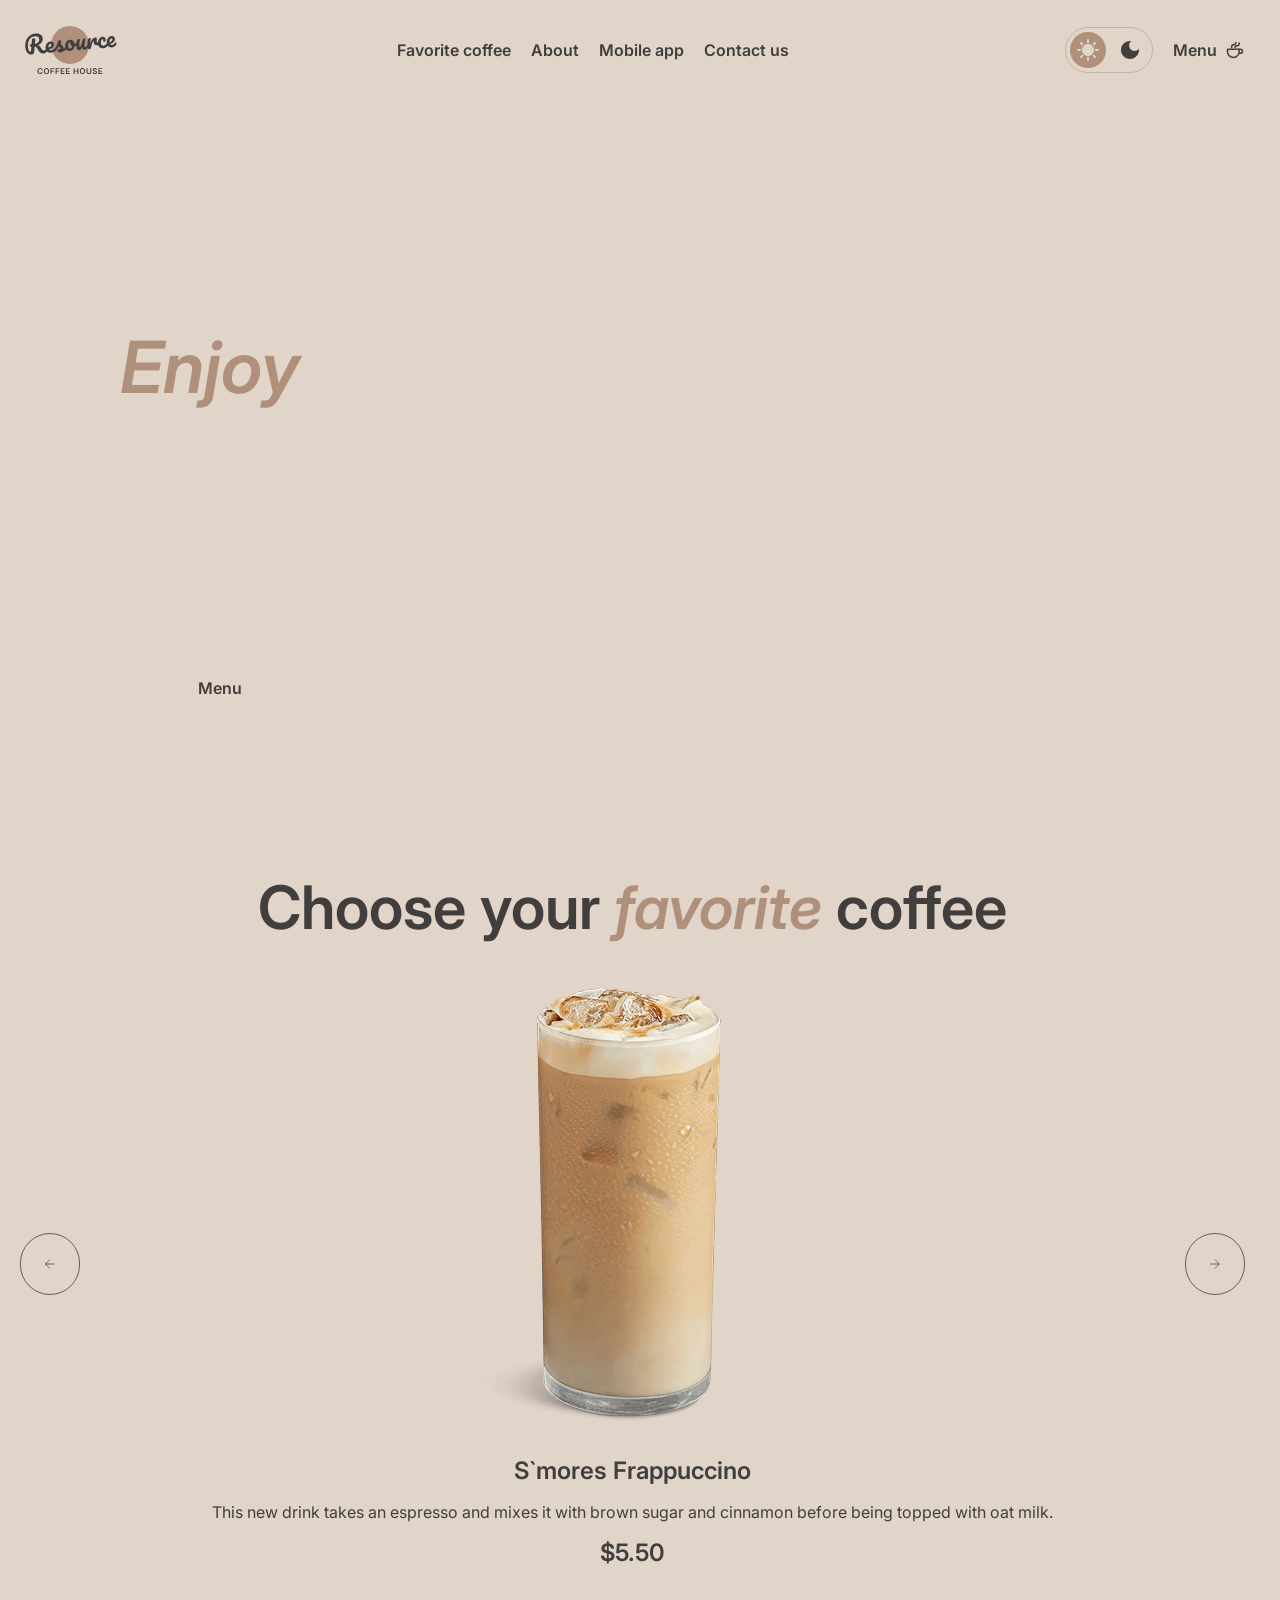
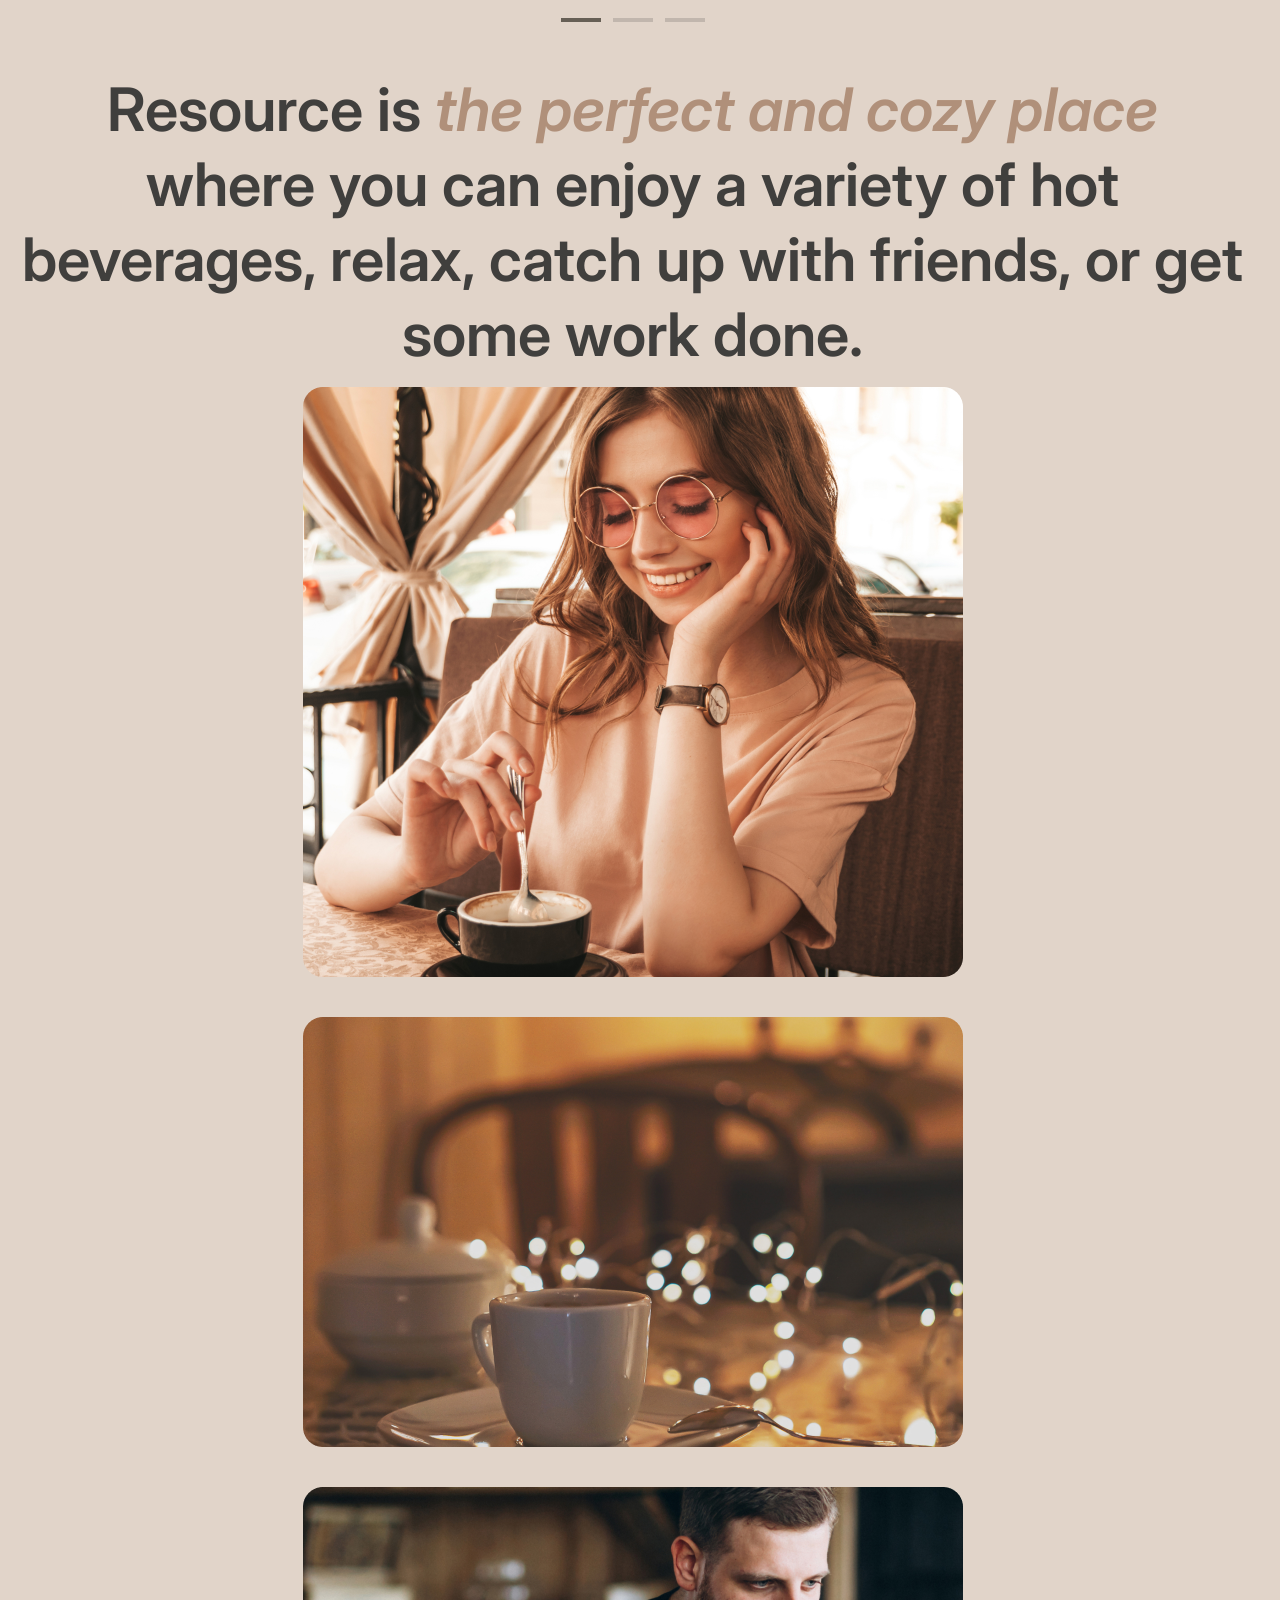
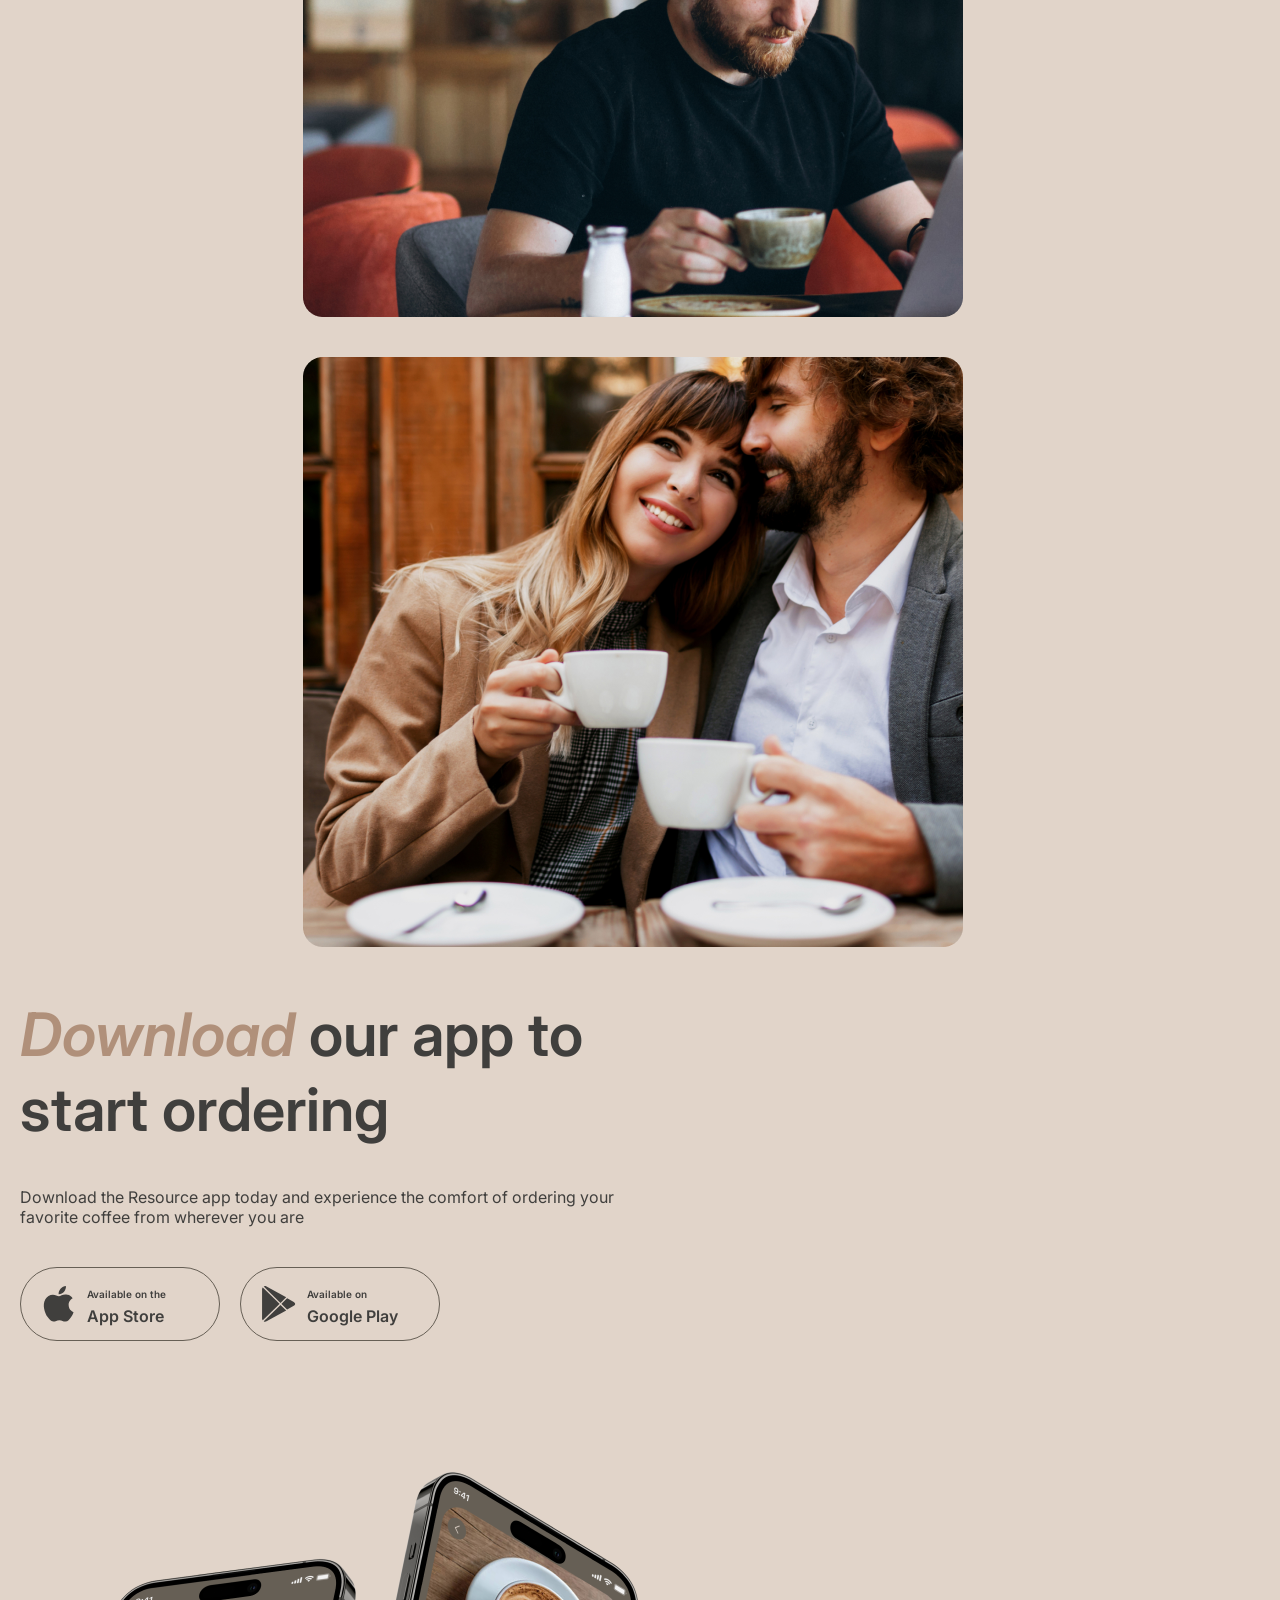
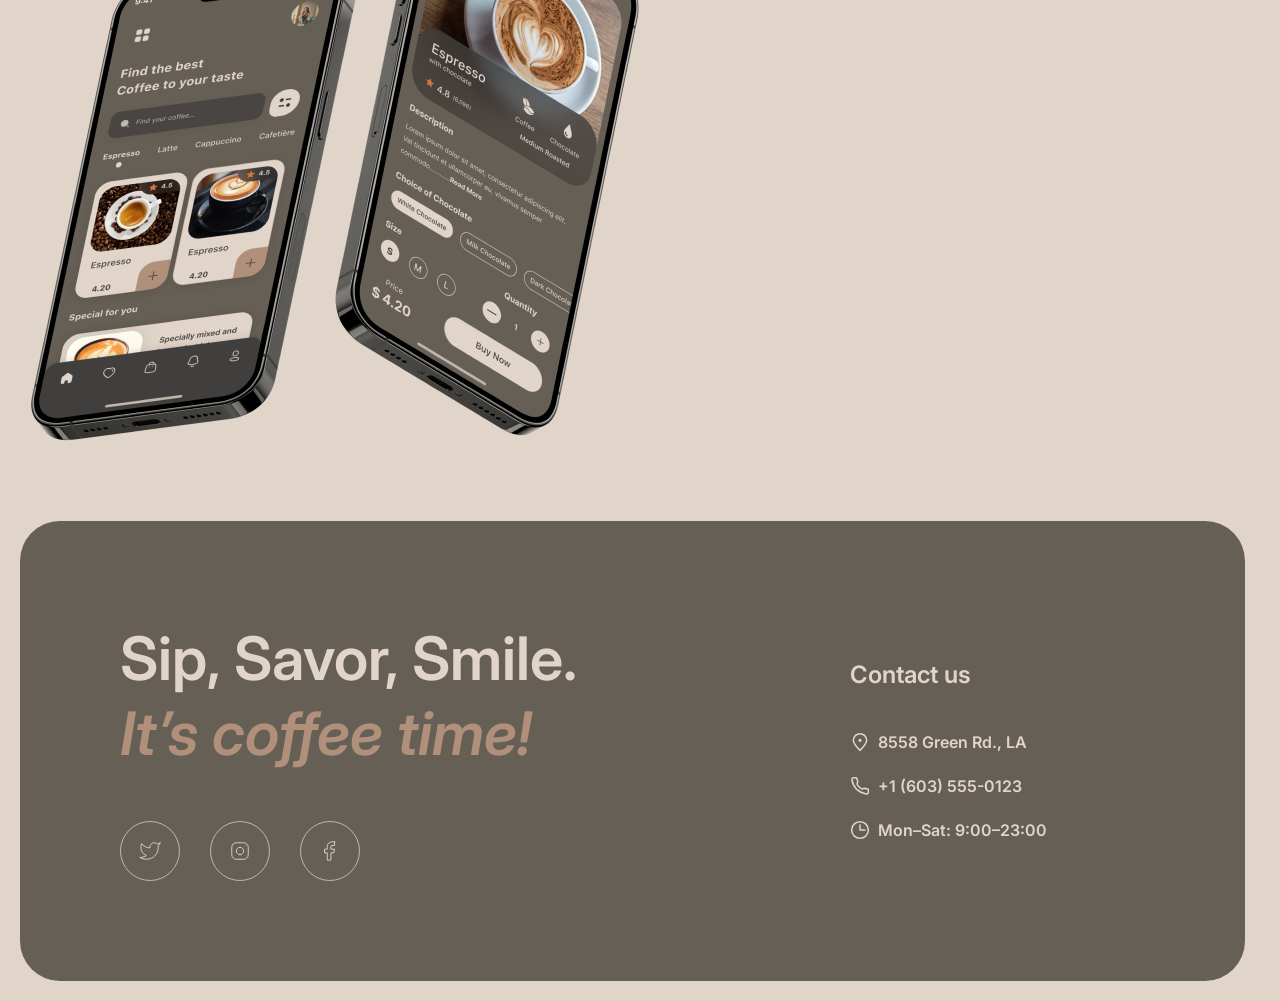
<file: index.html>
<!doctype html>
<html lang="en">
  <head>
    <meta charset="UTF-8" />
    <meta name="viewport" content="width=device-width, initial-scale=1.0" />
    <link rel="icon" type="image/svg+xml" href="favicon.svg" />
    <link rel="stylesheet" href="style.css" />
    <link rel="preconnect" href="https://fonts.googleapis.com" />
    <link rel="preconnect" href="https://fonts.gstatic.com" crossorigin />
    <link
      href="https://fonts.googleapis.com/css2?family=Inter:ital,opsz,wght@0,14..32,100..900;1,14..32,100..900&display=swap"
      rel="stylesheet"
    />
    <title>Coffee House</title>
  </head>
  <body>
    <div class="wrapper">
      <header>
        <div class="header-wrapper">
          <a class="logo" href="./index.html"></a>
          <nav>
            <ul>
              <li>
                <a class="link nav-link" href="#favorite-coffee"
                  >Favorite coffee</a
                >
              </li>
              <li><a class="link nav-link" href="#about">About</a></li>
              <li>
                <a class="link nav-link" href="#mobile-app">Mobile app</a>
              </li>
              <li>
                <a class="link nav-link" href="#contact-us">Contact us</a>
              </li>
            </ul>
          </nav>
          <button id="toggle-theme-btn" class="light-mode-switch">
            <span class="mode-btn light-mode">
              <svg
                class="svg light-img"
                width="22"
                height="22"
                viewBox="0 0 22 22"
                xmlns="http://www.w3.org/2000/svg"
              >
                <path
                  d="M10 3V1C10 0.45 10.45 0 11 0C11.55 0 12 0.45 12 1V3C12 3.55 11.55 4 11 4C10.45 4 10 3.55 10 3ZM17.36 6.05L18.77 4.63C19.16 4.24 19.16 3.61 18.77 3.22C18.38 2.83 17.75 2.83 17.36 3.22L15.95 4.64C15.56 5.03 15.56 5.66 15.95 6.05C16.34 6.44 16.97 6.44 17.36 6.05ZM21 10H19C18.45 10 18 10.45 18 11C18 11.55 18.45 12 19 12H21C21.55 12 22 11.55 22 11C22 10.45 21.55 10 21 10ZM11 18C10.45 18 10 18.45 10 19V21C10 21.55 10.45 22 11 22C11.55 22 12 21.55 12 21V19C12 18.45 11.55 18 11 18ZM4.64 6.05L3.22 4.64C2.83 4.25 2.83 3.61 3.22 3.23C3.61 2.85 4.25 2.84 4.63 3.23L6.04 4.64C6.43 5.03 6.43 5.67 6.04 6.05C5.65 6.43 5.02 6.44 4.64 6.05ZM15.95 15.95C15.56 16.34 15.56 16.98 15.95 17.36L17.36 18.77C17.75 19.16 18.39 19.16 18.77 18.77C19.16 18.38 19.16 17.74 18.77 17.36L17.36 15.95C16.98 15.56 16.34 15.56 15.95 15.95ZM1 12H3C3.55 12 4 11.55 4 11C4 10.45 3.55 10 3 10H1C0.45 10 0 10.45 0 11C0 11.55 0.45 12 1 12ZM4.64 18.78L6.05 17.37C6.44 16.98 6.44 16.34 6.05 15.96C5.66 15.58 5.02 15.57 4.64 15.96L3.23 17.37C2.84 17.76 2.84 18.4 3.23 18.78C3.61 19.17 4.25 19.17 4.64 18.78ZM11 5C7.69 5 5 7.69 5 11C5 14.31 7.69 17 11 17C14.31 17 17 14.31 17 11C17 7.69 14.31 5 11 5Z"
                />
              </svg>
            </span>
            <span class="mode-btn dark-mode">
              <svg
                class="svg moon-img"
                width="18"
                height="18"
                viewBox="0 0 18 18"
                fill="none"
                xmlns="http://www.w3.org/2000/svg"
              >
                <path
                  d="M9 0C4.03 0 0 4.03 0 9C0 13.97 4.03 18 9 18C13.97 18 18 13.97 18 9C18 8.54 17.96 8.08 17.9 7.64C16.92 9.01 15.32 9.9 13.5 9.9C10.52 9.9 8.1 7.48 8.1 4.5C8.1 2.69 8.99 1.08 10.36 0.0999999C9.92 0.0399999 9.46 0 9 0Z"
                />
              </svg>
            </span>
          </button>
          <div class="menu-item">
            <a class="link menu-link" href="./menu.html">
              <span>Menu</span>
              <svg
                class="svg-stroke menu-item-icon"
                width="20"
                height="20"
                viewBox="0 0 20 20"
                fill="none"
                xmlns="http://www.w3.org/2000/svg"
              >
                <path
                  d="M14.167 9.76667V11.6667C14.167 14.8883 11.5553 17.5 8.33366 17.5C5.112 17.5 2.50033 14.8883 2.50033 11.6667V9.76667C2.50033 9.4353 2.76896 9.16667 3.10033 9.16667H13.567C13.8984 9.16667 14.167 9.4353 14.167 9.76667Z"
                  stroke-width="1.5"
                  stroke-linecap="round"
                  stroke-linejoin="round"
                />
                <path
                  d="M10.0003 7.50008C10.0003 6.66675 10.5956 5.83341 11.786 5.83341C13.101 5.83341 14.167 4.76743 14.167 3.45246V2.91675"
                  stroke-width="1.5"
                  stroke-linecap="round"
                  stroke-linejoin="round"
                />
                <path
                  d="M6.66634 7.5V7.08333C6.66634 5.70262 7.78563 4.58333 9.16634 4.58333C10.0868 4.58333 10.833 3.83714 10.833 2.91667V2.5"
                  stroke-width="1.5"
                  stroke-linecap="round"
                  stroke-linejoin="round"
                />
                <path
                  d="M13.333 9.16675H15.4163C16.5669 9.16675 17.4997 10.0995 17.4997 11.2501C17.4997 12.4007 16.5669 13.3334 15.4163 13.3334H14.1663"
                  stroke-width="1.5"
                  stroke-linecap="round"
                  stroke-linejoin="round"
                />
              </svg>
            </a>
          </div>
          <button id="burger-btn">
            <svg
              id="burger-icon"
              class="svg-stroke burger-menu-img"
              width="18"
              height="10"
              viewBox="0 0 18 10"
              fill="none"
              xmlns="http://www.w3.org/2000/svg"
            >
              <path
                d="M0.75 0.75H16.75"
                stroke-width="1.5"
                stroke-linecap="round"
                stroke-linejoin="round"
              />
              <path
                d="M0.75 8.75H16.75"
                stroke-width="1.5"
                stroke-linecap="round"
                stroke-linejoin="round"
              />
            </svg>
          </button>
        </div>
        <div class="burger-menu inactive">
          <nav>
            <ul>
              <li>
                <a class="link nav-link" href="#favorite-coffee"
                  >Favorite coffee</a
                >
              </li>
              <li><a class="link nav-link" href="#about">About</a></li>
              <li>
                <a class="link nav-link" href="#mobile-app">Mobile app</a>
              </li>
              <li>
                <a class="link nav-link" href="#contact-us">Contact us</a>
              </li>
            </ul>
          </nav>
          <div class="menu-item">
            <a class="link menu-link" href="./menu.html">
              <span>Menu</span>
              <svg
                class="svg-stroke menu-item-icon"
                width="20"
                height="20"
                viewBox="0 0 20 20"
                fill="none"
                xmlns="http://www.w3.org/2000/svg"
              >
                <path
                  d="M14.167 9.76667V11.6667C14.167 14.8883 11.5553 17.5 8.33366 17.5C5.112 17.5 2.50033 14.8883 2.50033 11.6667V9.76667C2.50033 9.4353 2.76896 9.16667 3.10033 9.16667H13.567C13.8984 9.16667 14.167 9.4353 14.167 9.76667Z"
                  stroke-width="1.5"
                  stroke-linecap="round"
                  stroke-linejoin="round"
                />
                <path
                  d="M10.0003 7.50008C10.0003 6.66675 10.5956 5.83341 11.786 5.83341C13.101 5.83341 14.167 4.76743 14.167 3.45246V2.91675"
                  stroke-width="1.5"
                  stroke-linecap="round"
                  stroke-linejoin="round"
                />
                <path
                  d="M6.66634 7.5V7.08333C6.66634 5.70262 7.78563 4.58333 9.16634 4.58333C10.0868 4.58333 10.833 3.83714 10.833 2.91667V2.5"
                  stroke-width="1.5"
                  stroke-linecap="round"
                  stroke-linejoin="round"
                />
                <path
                  d="M13.333 9.16675H15.4163C16.5669 9.16675 17.4997 10.0995 17.4997 11.2501C17.4997 12.4007 16.5669 13.3334 15.4163 13.3334H14.1663"
                  stroke-width="1.5"
                  stroke-linecap="round"
                  stroke-linejoin="round"
                />
              </svg>
            </a>
          </div>
        </div>
      </header>
      <main>
        <section class="hero-section">
          <video class="hero-video" autoplay muted loop width="100">
            <source src="./assets/videos/hero-video.mp4" type="video/mp4" />
          </video>
          <div class="hero-content">
            <h1 class="heading-1">
              <span class="accent">Enjoy</span> premium coffee at our charming
              cafe
            </h1>
            <p>
              With its inviting atmosphere and delicious coffee options, the
              Coffee House Resource is a popular destination for coffee lovers
              and those seeking a warm and inviting space to enjoy their
              favorite beverage.
            </p>
            <a class="link hero-link" href="./menu.html">
              <span>Menu</span>
              <svg
                class="svg-stroke hero-link-icon"
                width="20"
                height="20"
                viewBox="0 0 20 20"
                fill="none"
                xmlns="http://www.w3.org/2000/svg"
              >
                <path
                  d="M14.167 9.76667V11.6667C14.167 14.8883 11.5553 17.5 8.33366 17.5C5.112 17.5 2.50033 14.8883 2.50033 11.6667V9.76667C2.50033 9.4353 2.76896 9.16667 3.10033 9.16667H13.567C13.8984 9.16667 14.167 9.4353 14.167 9.76667Z"
                  stroke-width="1.5"
                  stroke-linecap="round"
                  stroke-linejoin="round"
                />
                <path
                  d="M10.0003 7.50008C10.0003 6.66675 10.5956 5.83341 11.786 5.83341C13.101 5.83341 14.167 4.76743 14.167 3.45246V2.91675"
                  stroke-width="1.5"
                  stroke-linecap="round"
                  stroke-linejoin="round"
                />
                <path
                  d="M6.66634 7.5V7.08333C6.66634 5.70262 7.78563 4.58333 9.16634 4.58333C10.0868 4.58333 10.833 3.83714 10.833 2.91667V2.5"
                  stroke-width="1.5"
                  stroke-linecap="round"
                  stroke-linejoin="round"
                />
                <path
                  d="M13.333 9.16675H15.4163C16.5669 9.16675 17.4997 10.0995 17.4997 11.2501C17.4997 12.4007 16.5669 13.3334 15.4163 13.3334H14.1663"
                  stroke-width="1.5"
                  stroke-linecap="round"
                  stroke-linejoin="round"
                />
              </svg>
            </a>
          </div>
        </section>
        <section id="favorite-coffee">
          <h2 class="heading-2">
            Choose your <span class="accent">favorite</span> coffee
          </h2>
          <div class="slider-container">
            <div class="slider">
              <div>
                <button class="button slider-btn slider-prev-btn">
                  <svg
                    class="svg-stroke slider-arrow-img"
                    width="14"
                    height="13"
                    viewBox="0 0 14 13"
                    fill="none"
                    xmlns="http://www.w3.org/2000/svg"
                  >
                    <path
                      d="M13 6.5H0.5M6.5 12.5L0.5 6.5L6.5 0.5"
                      stroke-linecap="round"
                      stroke-linejoin="round"
                    />
                  </svg>
                </button>
              </div>
              <div id="slide" class="slide">
                <img id="slide-img" alt="Slider-product" />
                <h3 id="slide-title" class="heading-3"></h3>
                <p id="slide-description"></p>
                <h3 id="slide-price" class="heading-3"></h3>
              </div>
              <div class="slider-btn-container">
                <button class="button slider-btn slider-next-btn">
                  <svg
                    class="svg-stroke slider-arrow-img"
                    width="14"
                    height="13"
                    viewBox="0 0 14 13"
                    fill="none"
                    xmlns="http://www.w3.org/2000/svg"
                  >
                    <path
                      d="M0.5 6.5H13M7 12.5L13 6.5L7 0.5"
                      stroke-linecap="round"
                      stroke-linejoin="round"
                    />
                  </svg>
                </button>
              </div>
            </div>
            <div class="slider-pagination"></div>
          </div>
        </section>
        <section id="about">
          <h2 class="heading-2">
            Resource is <span class="accent">the perfect and cozy place</span>
            where you can enjoy a variety of hot beverages, relax, catch up with
            friends, or get some work done.
          </h2>
          <div class="about-img-container">
            <img
              class="about-img"
              src="./assets/images/box-1.png"
              alt="Satisfied-customer"
            />
            <img
              class="about-img"
              src="./assets/images/box-2.png"
              alt="Busy-client"
            />
            <img
              class="about-img"
              src="./assets/images/box-3.png"
              alt="Evening-atmosphere"
            />
            <img
              class="about-img"
              src="./assets/images/box-4.png"
              alt="A-couple-in-love-with-coffee"
            />
          </div>
        </section>
        <section id="mobile-app" class="download-section">
          <div class="download-content">
            <div class="download-container">
              <h2 class="heading-2">
                <span class="accent">Download</span> our app to start ordering
              </h2>
              <p>
                Download the Resource app today and experience the comfort of
                ordering your favorite coffee from wherever you are
              </p>
              <ul class="download-link-list">
                <li class="download-link-item">
                  <a
                    class="link download-link"
                    href="https://www.apple.com"
                    target="_blank"
                  >
                    <svg
                      class="svg download-link-icon"
                      width="27"
                      height="32"
                      viewBox="0 0 27 32"
                      fill="none"
                      xmlns="http://www.w3.org/2000/svg"
                    >
                      <path
                        d="M22.0578 16.8306C22.021 12.8323 25.4156 10.8871 25.5708 10.7966C23.6483 8.06361 20.6684 7.69021 19.6213 7.66043C17.1185 7.40364 14.6909 9.12057 13.4159 9.12057C12.1156 9.12057 10.1523 7.68524 8.03638 7.72742C5.31352 7.76836 2.76624 9.30541 1.36919 11.6922C-1.51399 16.5589 0.636305 23.7107 3.39861 27.6446C4.7804 29.5711 6.39503 31.7223 8.50843 31.6466C10.576 31.5635 11.3483 30.3614 13.8435 30.3614C16.3157 30.3614 17.0409 31.6466 19.1963 31.5982C21.4153 31.5635 22.8124 29.6629 24.1458 27.719C25.7426 25.5108 26.3839 23.3361 26.4093 23.2245C26.3572 23.2071 22.0998 21.6229 22.0578 16.8306Z"
                      />
                      <path
                        d="M17.9863 5.07263C19.0983 3.71671 19.8592 1.872 19.648 0C18.0384 0.0694711 16.0256 1.08549 14.8664 2.41164C13.8409 3.58025 12.9248 5.49566 13.1615 7.29695C14.9695 7.42845 16.8259 6.40747 17.9863 5.07263Z"
                      />
                    </svg>

                    <div>
                      <span class="caption">Available on the<br /></span>
                      <p>App Store</p>
                    </div>
                  </a>
                </li>
                <li class="download-link-item">
                  <a
                    class="link download-link"
                    href="https://play.google.com"
                    target="_blank"
                  >
                    <svg
                      class="svg download-link-icon"
                      width="31"
                      height="33"
                      viewBox="0 0 31 33"
                      fill="none"
                      xmlns="http://www.w3.org/2000/svg"
                    >
                      <path
                        d="M0.572202 1.40292C0.209755 1.77285 0 2.34879 0 3.09466V29.6994C0 30.4452 0.209755 31.0212 0.572202 31.3911L0.661658 31.4723L15.9523 16.5699V16.2181L0.661658 1.31571L0.572202 1.40292Z"
                      />
                      <path
                        d="M22.894 21.5399L17.8027 16.57V16.2181L22.9001 11.2481L23.0143 11.3128L29.0509 14.6617C30.7737 15.6121 30.7737 17.176 29.0509 18.1324L23.0143 21.4753L22.894 21.5399V21.5399Z"
                      />
                      <path
                        d="M22.0897 22.4007L16.8781 17.3195L1.49805 32.3166C2.07025 32.903 3.00336 32.9737 4.06448 32.3872L22.0897 22.4007"
                      />
                      <path
                        d="M22.0897 10.3875L4.06448 0.400992C3.00336 -0.179462 2.07025 -0.108787 1.49805 0.477683L16.8781 15.4688L22.0897 10.3875Z"
                      />
                    </svg>

                    <div>
                      <span class="caption">Available on<br /></span>
                      <p>Google Play</p>
                    </div>
                  </a>
                </li>
              </ul>
            </div>
            <img
              class="download-img"
              src="./assets/images/mobile-screens.png"
              alt="App-on-mobile"
            />
          </div>
        </section>
      </main>
      <footer id="contact-us">
        <div class="slogan-link-container">
          <div class="slogan">
            <h2 class="heading-2">
              Sip, Savor, Smile.<br />
              <span class="accent">It’s coffee time!</span>
            </h2>
          </div>
          <div>
            <ul class="social-link-list">
              <li class="social-link-item">
                <a class="social-link" href="https://x.com" target="_blank">
                  <svg
                    class="svg-stroke social-link-img"
                    width="24"
                    height="24"
                    viewBox="0 0 24 24"
                    fill="none"
                    xmlns="http://www.w3.org/2000/svg"
                  >
                    <path
                      d="M23 3.01006C23 3.01006 20.9821 4.20217 19.86 4.54006C19.2577 3.84757 18.4573 3.35675 17.567 3.13398C16.6767 2.91122 15.7395 2.96725 14.8821 3.29451C14.0247 3.62177 13.2884 4.20446 12.773 4.96377C12.2575 5.72309 11.9877 6.62239 12 7.54006V8.54006C10.2426 8.58562 8.50127 8.19587 6.93101 7.4055C5.36074 6.61513 4.01032 5.44869 3 4.01006C3 4.01006 -1 13.0101 8 17.0101C5.94053 18.408 3.48716 19.109 1 19.0101C10 24.0101 21 19.0101 21 7.51006C20.9991 7.23151 20.9723 6.95365 20.92 6.68006C21.9406 5.67355 23 3.01006 23 3.01006Z"
                      stroke-linecap="round"
                      stroke-linejoin="round"
                    />
                  </svg>
                </a>
              </li>
              <li class="social-link-item">
                <a
                  class="social-link"
                  href="https://www.instagram.com"
                  target="_blank"
                >
                  <svg
                    class="svg-stroke social-link-img"
                    width="24"
                    height="24"
                    viewBox="0 0 24 24"
                    fill="none"
                    xmlns="http://www.w3.org/2000/svg"
                  >
                    <path
                      d="M12 16C14.2091 16 16 14.2091 16 12C16 9.79086 14.2091 8 12 8C9.79086 8 8 9.79086 8 12C8 14.2091 9.79086 16 12 16Z"
                      stroke-linecap="round"
                      stroke-linejoin="round"
                    />
                    <path
                      d="M3 16V8C3 5.23858 5.23858 3 8 3H16C18.7614 3 21 5.23858 21 8V16C21 18.7614 18.7614 21 16 21H8C5.23858 21 3 18.7614 3 16Z"
                    />
                    <path
                      d="M17.5 6.51L17.51 6.49889"
                      stroke-linecap="round"
                      stroke-linejoin="round"
                    />
                  </svg>
                </a>
              </li>
              <li class="social-link-item">
                <a
                  class="social-link"
                  href="https://www.facebook.com"
                  target="_blank"
                >
                  <svg
                    class="svg-stroke social-link-img"
                    width="24"
                    height="24"
                    viewBox="0 0 24 24"
                    fill="none"
                    xmlns="http://www.w3.org/2000/svg"
                  >
                    <path
                      d="M17 2H14C12.6739 2 11.4021 2.52678 10.4645 3.46447C9.52678 4.40215 9 5.67392 9 7V10H6V14H9V22H13V14H16L17 10H13V7C13 6.73478 13.1054 6.48043 13.2929 6.29289C13.4804 6.10536 13.7348 6 14 6H17V2Z"
                      stroke-linecap="round"
                      stroke-linejoin="round"
                    />
                  </svg>
                </a>
              </li>
            </ul>
          </div>
        </div>
        <div class="contacts">
          <h3 class="contacts-header heading-3">Contact us</h3>
          <ul class="contact-list">
            <li class="contact-item">
              <a
                class="link contact-item contact-link"
                href="https://www.google.com/maps"
                target="_blank"
              >
                <svg
                  class="svg-stroke contact-item-icon"
                  width="20"
                  height="20"
                  viewBox="0 0 20 20"
                  fill="none"
                  xmlns="http://www.w3.org/2000/svg"
                >
                  <path
                    d="M16.6663 8.33329C16.6663 12.0152 9.99967 18.3333 9.99967 18.3333C9.99967 18.3333 3.33301 12.0152 3.33301 8.33329C3.33301 4.65139 6.31778 1.66663 9.99967 1.66663C13.6816 1.66663 16.6663 4.65139 16.6663 8.33329Z"
                    stroke-width="1.5"
                  />
                  <path
                    d="M10.0003 9.16667C10.4606 9.16667 10.8337 8.79357 10.8337 8.33333C10.8337 7.8731 10.4606 7.5 10.0003 7.5C9.54009 7.5 9.16699 7.8731 9.16699 8.33333C9.16699 8.79357 9.54009 9.16667 10.0003 9.16667Z"
                    fill="#E1D4C9"
                    stroke-width="1.5"
                    stroke-linecap="round"
                    stroke-linejoin="round"
                  />
                </svg>

                <p>8558 Green Rd., LA</p>
              </a>
            </li>
            <li>
              <a
                class="link contact-item contact-link"
                href="tel:+1 (603) 555-0123"
              >
                <svg
                  class="svg-stroke contact-item-icon"
                  width="20"
                  height="20"
                  viewBox="0 0 20 20"
                  fill="none"
                  xmlns="http://www.w3.org/2000/svg"
                >
                  <path
                    d="M15.0984 12.2516L11.6665 12.9166C9.34845 11.7531 7.91654 10.4166 7.08321 8.33329L7.72483 4.89154L6.51197 1.66663L3.72946 1.66663C2.60191 1.66663 1.71466 2.59958 1.90108 3.71161C2.29888 6.08454 3.37231 10.0391 6.24987 12.9166C9.27338 15.9401 13.5661 17.3318 16.1378 17.9288C17.299 18.1983 18.3332 17.2908 18.3332 16.0988L18.3332 13.4843L15.0984 12.2516Z"
                    stroke-width="1.5"
                    stroke-linecap="round"
                    stroke-linejoin="round"
                  />
                </svg>
                <p>+1 (603) 555-0123</p>
              </a>
            </li>
            <li class="link contact-item">
              <svg
                class="svg-stroke contact-item-icon"
                width="20"
                height="20"
                viewBox="0 0 20 20"
                fill="none"
                xmlns="http://www.w3.org/2000/svg"
              >
                <g clip-path="url(#clip0_217_1736)">
                  <path
                    d="M10 5L10 10L15 10"
                    stroke="#E1D4C9"
                    stroke-width="1.5"
                    stroke-linecap="round"
                    stroke-linejoin="round"
                  />
                  <path
                    d="M10.0003 18.3333C14.6027 18.3333 18.3337 14.6023 18.3337 9.99996C18.3337 5.39759 14.6027 1.66663 10.0003 1.66663C5.39795 1.66663 1.66699 5.39759 1.66699 9.99996C1.66699 14.6023 5.39795 18.3333 10.0003 18.3333Z"
                    stroke="#E1D4C9"
                    stroke-width="1.5"
                    stroke-linecap="round"
                    stroke-linejoin="round"
                  />
                </g>
                <defs>
                  <clipPath id="clip0_217_1736">
                    <rect width="20" height="20" fill="white" />
                  </clipPath>
                </defs>
              </svg>

              <p>Mon–Sat: 9:00–23:00</p>
            </li>
          </ul>
        </div>
      </footer>
    </div>
    <script src="./script.js"></script>
    <script type="module" src="./main.js"></script>
  </body>
</html>
</file>
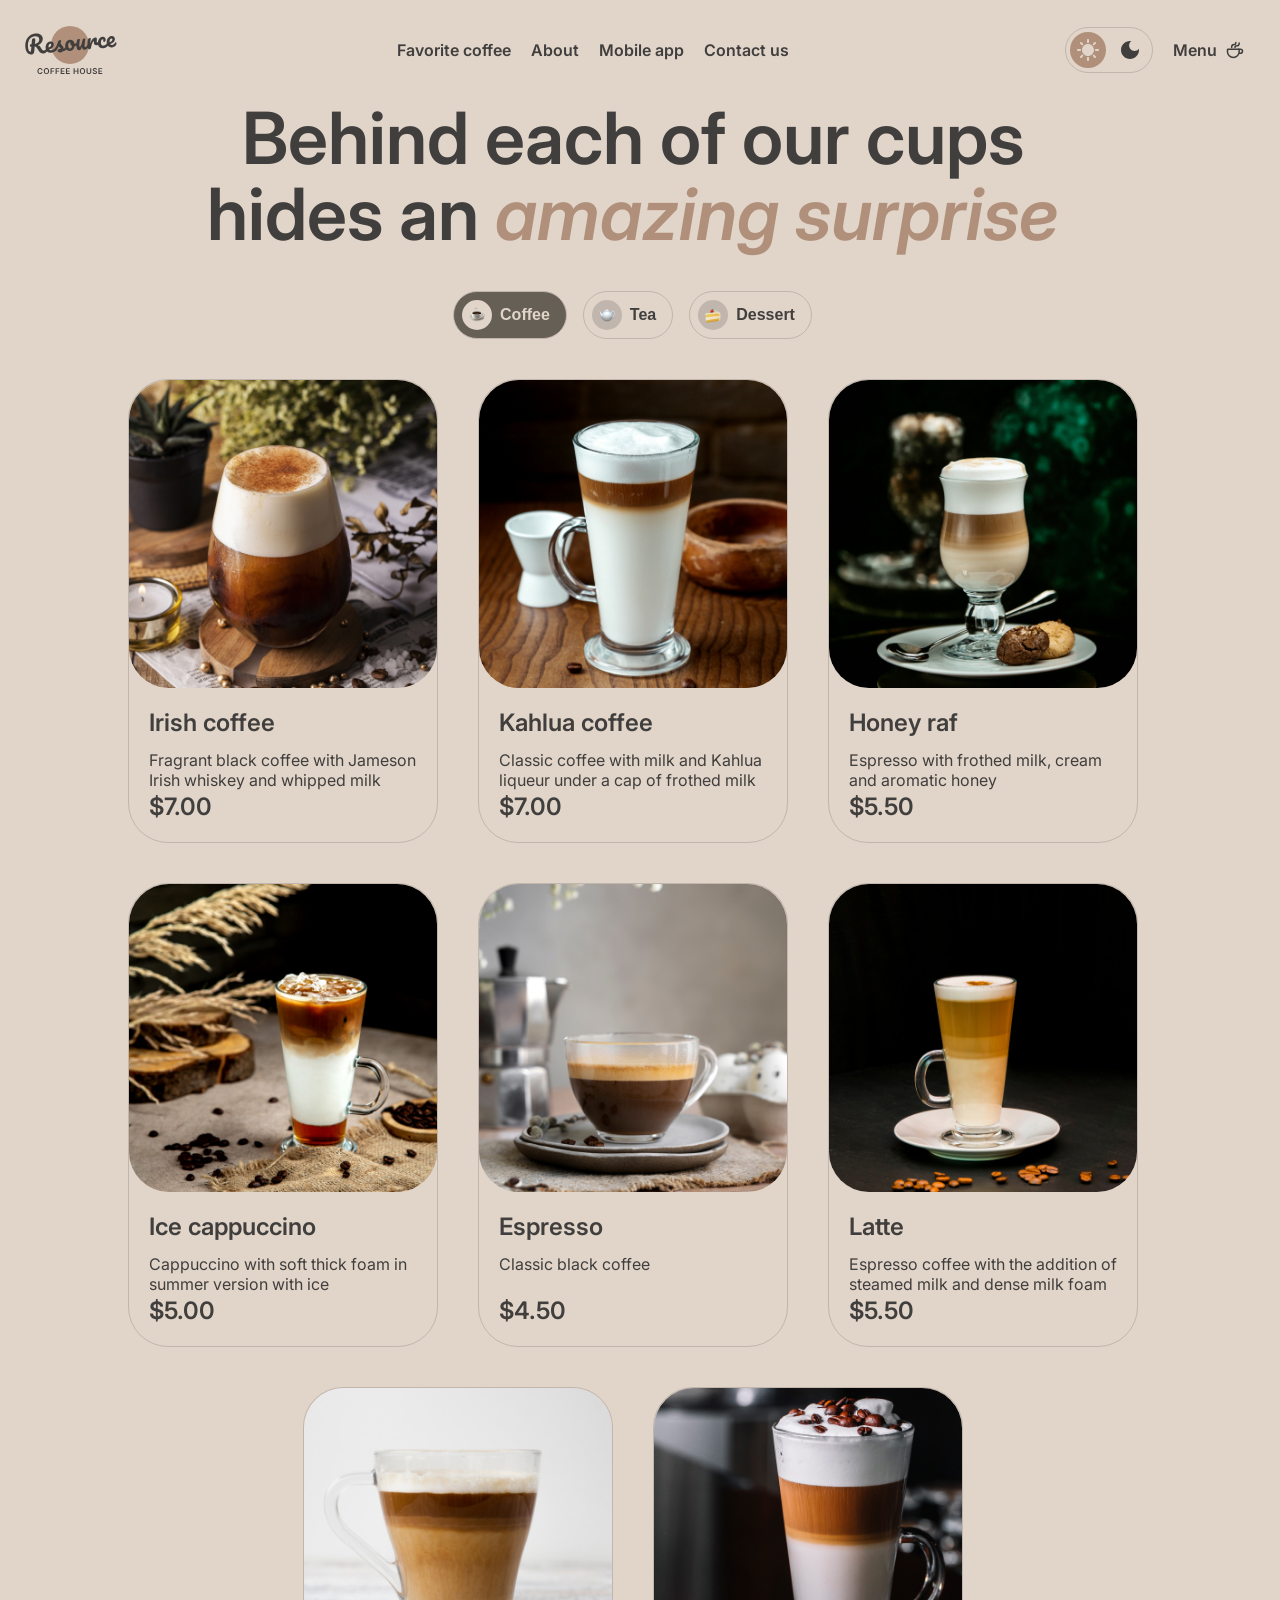
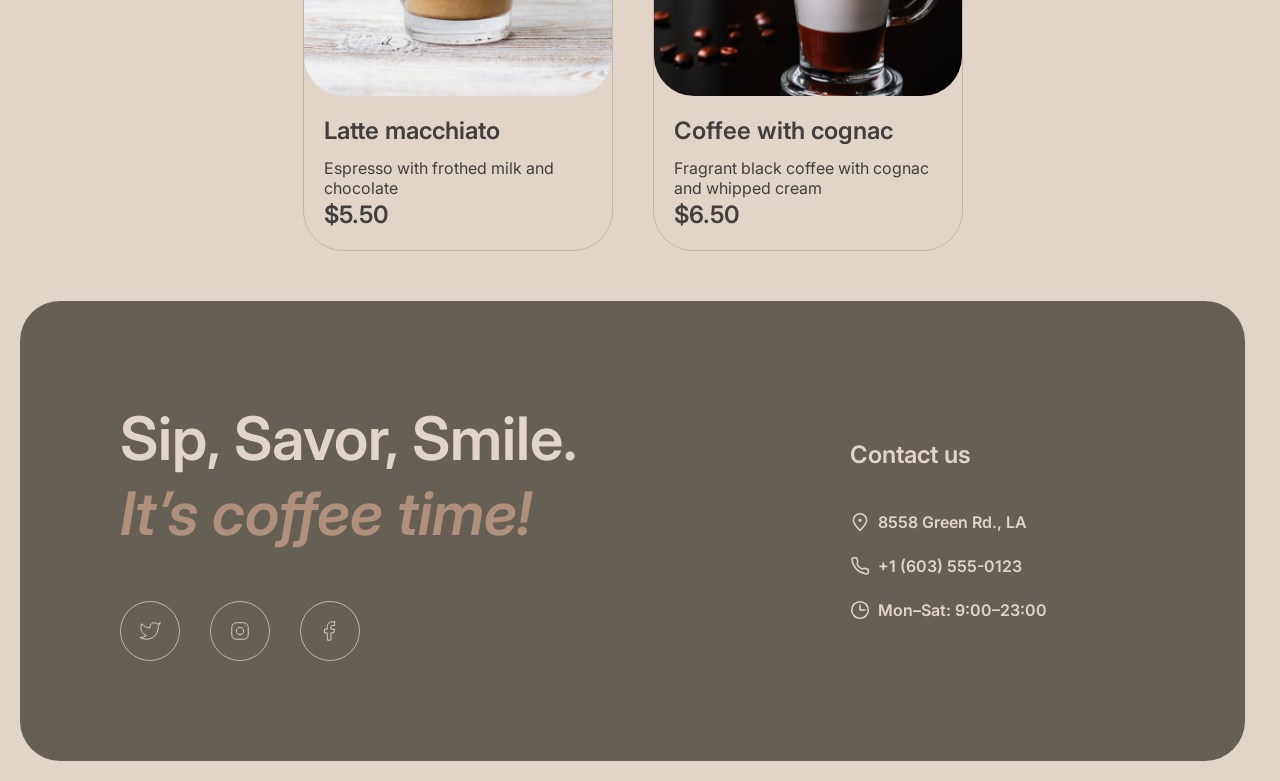
<file: menu.html>
<!doctype html>
<html lang="en">
  <head>
    <meta charset="UTF-8" />
    <meta name="viewport" content="width=device-width, initial-scale=1.0" />
    <link rel="icon" type="image/svg+xml" href="favicon.svg" />
    <link rel="stylesheet" href="style.css" />
    <link rel="preconnect" href="https://fonts.googleapis.com" />
    <link rel="preconnect" href="https://fonts.gstatic.com" crossorigin />
    <link
      href="https://fonts.googleapis.com/css2?family=Inter:ital,opsz,wght@0,14..32,100..900;1,14..32,100..900&display=swap"
      rel="stylesheet"
    />
    <title>Coffee House</title>
  </head>
  <body>
    <div class="wrapper">
      <header>
        <div class="header-wrapper">
          <a class="logo" href="./index.html"></a>
          <nav>
            <ul>
              <li>
                <a class="link nav-link" href="./index.html#favorite-coffee"
                  >Favorite coffee</a
                >
              </li>
              <li>
                <a class="link nav-link" href="./index.html#about">About</a>
              </li>
              <li>
                <a class="link nav-link" href="./index.html#mobile-app"
                  >Mobile app</a
                >
              </li>
              <li>
                <a class="link nav-link" href="#contact-us">Contact us</a>
              </li>
            </ul>
          </nav>
          <button id="toggle-theme-btn" class="light-mode-switch">
            <span class="mode-btn light-mode">
              <svg
                class="svg light-img"
                width="22"
                height="22"
                viewBox="0 0 22 22"
                xmlns="http://www.w3.org/2000/svg"
              >
                <path
                  d="M10 3V1C10 0.45 10.45 0 11 0C11.55 0 12 0.45 12 1V3C12 3.55 11.55 4 11 4C10.45 4 10 3.55 10 3ZM17.36 6.05L18.77 4.63C19.16 4.24 19.16 3.61 18.77 3.22C18.38 2.83 17.75 2.83 17.36 3.22L15.95 4.64C15.56 5.03 15.56 5.66 15.95 6.05C16.34 6.44 16.97 6.44 17.36 6.05ZM21 10H19C18.45 10 18 10.45 18 11C18 11.55 18.45 12 19 12H21C21.55 12 22 11.55 22 11C22 10.45 21.55 10 21 10ZM11 18C10.45 18 10 18.45 10 19V21C10 21.55 10.45 22 11 22C11.55 22 12 21.55 12 21V19C12 18.45 11.55 18 11 18ZM4.64 6.05L3.22 4.64C2.83 4.25 2.83 3.61 3.22 3.23C3.61 2.85 4.25 2.84 4.63 3.23L6.04 4.64C6.43 5.03 6.43 5.67 6.04 6.05C5.65 6.43 5.02 6.44 4.64 6.05ZM15.95 15.95C15.56 16.34 15.56 16.98 15.95 17.36L17.36 18.77C17.75 19.16 18.39 19.16 18.77 18.77C19.16 18.38 19.16 17.74 18.77 17.36L17.36 15.95C16.98 15.56 16.34 15.56 15.95 15.95ZM1 12H3C3.55 12 4 11.55 4 11C4 10.45 3.55 10 3 10H1C0.45 10 0 10.45 0 11C0 11.55 0.45 12 1 12ZM4.64 18.78L6.05 17.37C6.44 16.98 6.44 16.34 6.05 15.96C5.66 15.58 5.02 15.57 4.64 15.96L3.23 17.37C2.84 17.76 2.84 18.4 3.23 18.78C3.61 19.17 4.25 19.17 4.64 18.78ZM11 5C7.69 5 5 7.69 5 11C5 14.31 7.69 17 11 17C14.31 17 17 14.31 17 11C17 7.69 14.31 5 11 5Z"
                />
              </svg>
            </span>
            <span class="mode-btn dark-mode">
              <svg
                class="svg moon-img"
                width="18"
                height="18"
                viewBox="0 0 18 18"
                fill="none"
                xmlns="http://www.w3.org/2000/svg"
              >
                <path
                  d="M9 0C4.03 0 0 4.03 0 9C0 13.97 4.03 18 9 18C13.97 18 18 13.97 18 9C18 8.54 17.96 8.08 17.9 7.64C16.92 9.01 15.32 9.9 13.5 9.9C10.52 9.9 8.1 7.48 8.1 4.5C8.1 2.69 8.99 1.08 10.36 0.0999999C9.92 0.0399999 9.46 0 9 0Z"
                />
              </svg>
            </span>
          </button>
          <div class="menu-item">
            <a class="link menu-link" href="./menu.html">
              <span>Menu</span>
              <svg
                class="svg-stroke menu-item-icon"
                width="20"
                height="20"
                viewBox="0 0 20 20"
                fill="none"
                xmlns="http://www.w3.org/2000/svg"
              >
                <path
                  d="M14.167 9.76667V11.6667C14.167 14.8883 11.5553 17.5 8.33366 17.5C5.112 17.5 2.50033 14.8883 2.50033 11.6667V9.76667C2.50033 9.4353 2.76896 9.16667 3.10033 9.16667H13.567C13.8984 9.16667 14.167 9.4353 14.167 9.76667Z"
                  stroke-width="1.5"
                  stroke-linecap="round"
                  stroke-linejoin="round"
                />
                <path
                  d="M10.0003 7.50008C10.0003 6.66675 10.5956 5.83341 11.786 5.83341C13.101 5.83341 14.167 4.76743 14.167 3.45246V2.91675"
                  stroke-width="1.5"
                  stroke-linecap="round"
                  stroke-linejoin="round"
                />
                <path
                  d="M6.66634 7.5V7.08333C6.66634 5.70262 7.78563 4.58333 9.16634 4.58333C10.0868 4.58333 10.833 3.83714 10.833 2.91667V2.5"
                  stroke-width="1.5"
                  stroke-linecap="round"
                  stroke-linejoin="round"
                />
                <path
                  d="M13.333 9.16675H15.4163C16.5669 9.16675 17.4997 10.0995 17.4997 11.2501C17.4997 12.4007 16.5669 13.3334 15.4163 13.3334H14.1663"
                  stroke-width="1.5"
                  stroke-linecap="round"
                  stroke-linejoin="round"
                />
              </svg>
            </a>
          </div>
          <button id="burger-btn">
            <svg
              id="burger-icon"
              class="svg-stroke burger-menu-img"
              width="18"
              height="10"
              viewBox="0 0 18 10"
              fill="none"
              xmlns="http://www.w3.org/2000/svg"
            >
              <path
                d="M0.75 0.75H16.75"
                stroke-width="1.5"
                stroke-linecap="round"
                stroke-linejoin="round"
              />
              <path
                d="M0.75 8.75H16.75"
                stroke-width="1.5"
                stroke-linecap="round"
                stroke-linejoin="round"
              />
            </svg>
          </button>
        </div>
        <div class="burger-menu inactive">
          <nav>
            <ul>
              <li>
                <a class="link nav-link" href="./index.html#favorite-coffee"
                  >Favorite coffee</a
                >
              </li>
              <li>
                <a class="link nav-link" href="./index.html#about">About</a>
              </li>
              <li>
                <a class="link nav-link" href="./index.html#mobile-app"
                  >Mobile app</a
                >
              </li>
              <li>
                <a class="link nav-link" href="#contact-us">Contact us</a>
              </li>
            </ul>
          </nav>
          <div class="menu-item">
            <a class="link menu-link" href="./menu.html">
              <span>Menu</span>
              <svg
                class="svg-stroke menu-item-icon"
                width="20"
                height="20"
                viewBox="0 0 20 20"
                fill="none"
                xmlns="http://www.w3.org/2000/svg"
              >
                <path
                  d="M14.167 9.76667V11.6667C14.167 14.8883 11.5553 17.5 8.33366 17.5C5.112 17.5 2.50033 14.8883 2.50033 11.6667V9.76667C2.50033 9.4353 2.76896 9.16667 3.10033 9.16667H13.567C13.8984 9.16667 14.167 9.4353 14.167 9.76667Z"
                  stroke-width="1.5"
                  stroke-linecap="round"
                  stroke-linejoin="round"
                />
                <path
                  d="M10.0003 7.50008C10.0003 6.66675 10.5956 5.83341 11.786 5.83341C13.101 5.83341 14.167 4.76743 14.167 3.45246V2.91675"
                  stroke-width="1.5"
                  stroke-linecap="round"
                  stroke-linejoin="round"
                />
                <path
                  d="M6.66634 7.5V7.08333C6.66634 5.70262 7.78563 4.58333 9.16634 4.58333C10.0868 4.58333 10.833 3.83714 10.833 2.91667V2.5"
                  stroke-width="1.5"
                  stroke-linecap="round"
                  stroke-linejoin="round"
                />
                <path
                  d="M13.333 9.16675H15.4163C16.5669 9.16675 17.4997 10.0995 17.4997 11.2501C17.4997 12.4007 16.5669 13.3334 15.4163 13.3334H14.1663"
                  stroke-width="1.5"
                  stroke-linecap="round"
                  stroke-linejoin="round"
                />
              </svg>
            </a>
          </div>
        </div>
      </header>
      <main>
        <section>
          <h1 class="menu-header heading-1">
            Behind each of our cups <br />
            hides an
            <span class="accent">amazing surprise</span>
          </h1>
          <div>
            <ul class="tabs-list">
              <li>
                <button id="coffee" class="button menu-tab-btn active">
                  <span class="menu-tab-icon-wrapper">
                    <img
                      class="menu-tab-icon"
                      src="./assets/icons/coffee-tab.png"
                      alt="coffee"
                    />
                  </span>
                  <span class="menu-tab-text">Coffee</span>
                </button>
              </li>
              <li>
                <button id="tea" class="button menu-tab-btn">
                  <span class="menu-tab-icon-wrapper">
                    <img
                      class="menu-tab-icon"
                      src="./assets/icons/tea-tab.png"
                      alt="tea"
                    />
                  </span>
                  <span class="menu-tab-text">Tea</span>
                </button>
              </li>
              <li>
                <button id="dessert" class="button menu-tab-btn">
                  <span class="menu-tab-icon-wrapper">
                    <img
                      class="menu-tab-icon"
                      src="./assets/icons/dessert-tab.png"
                      alt="dessert"
                    />
                  </span>
                  <span class="menu-tab-text">Dessert</span>
                </button>
              </li>
            </ul>
          </div>
          <div class="products-container">
            <ul class="products-list"></ul>
          </div>
          <button id="rest-btn" class="button menu-more-products-btn">
            <svg
              class="svg-stroke rest-btn-img"
              width="24"
              height="24"
              viewBox="0 0 24 24"
              fill="none"
              xmlns="http://www.w3.org/2000/svg"
            >
              <path
                d="M21.8883 13.5C21.1645 18.3113 17.013 22 12 22C6.47715 22 2 17.5228 2 12C2 6.47715 6.47715 2 12 2C16.1006 2 19.6248 4.46819 21.1679 8"
                stroke-linecap="round"
                stroke-linejoin="round"
              />
              <path
                d="M17 8H21.4C21.7314 8 22 7.73137 22 7.4V3"
                stroke-linecap="round"
                stroke-linejoin="round"
              />
            </svg>
          </button>
        </section>
      </main>
      <footer id="contact-us">
        <div class="slogan-link-container">
          <div class="slogan">
            <h2 class="heading-2">
              Sip, Savor, Smile.<br />
              <span class="accent">It’s coffee time!</span>
            </h2>
          </div>
          <div>
            <ul class="social-link-list">
              <li class="social-link-item">
                <a class="social-link" href="https://x.com" target="_blank">
                  <svg
                    class="svg-stroke social-link-img"
                    width="24"
                    height="24"
                    viewBox="0 0 24 24"
                    fill="none"
                    xmlns="http://www.w3.org/2000/svg"
                  >
                    <path
                      d="M23 3.01006C23 3.01006 20.9821 4.20217 19.86 4.54006C19.2577 3.84757 18.4573 3.35675 17.567 3.13398C16.6767 2.91122 15.7395 2.96725 14.8821 3.29451C14.0247 3.62177 13.2884 4.20446 12.773 4.96377C12.2575 5.72309 11.9877 6.62239 12 7.54006V8.54006C10.2426 8.58562 8.50127 8.19587 6.93101 7.4055C5.36074 6.61513 4.01032 5.44869 3 4.01006C3 4.01006 -1 13.0101 8 17.0101C5.94053 18.408 3.48716 19.109 1 19.0101C10 24.0101 21 19.0101 21 7.51006C20.9991 7.23151 20.9723 6.95365 20.92 6.68006C21.9406 5.67355 23 3.01006 23 3.01006Z"
                      stroke-linecap="round"
                      stroke-linejoin="round"
                    />
                  </svg>
                </a>
              </li>
              <li class="social-link-item">
                <a
                  class="social-link"
                  href="https://www.instagram.com"
                  target="_blank"
                >
                  <svg
                    class="svg-stroke social-link-img"
                    width="24"
                    height="24"
                    viewBox="0 0 24 24"
                    fill="none"
                    xmlns="http://www.w3.org/2000/svg"
                  >
                    <path
                      d="M12 16C14.2091 16 16 14.2091 16 12C16 9.79086 14.2091 8 12 8C9.79086 8 8 9.79086 8 12C8 14.2091 9.79086 16 12 16Z"
                      stroke-linecap="round"
                      stroke-linejoin="round"
                    />
                    <path
                      d="M3 16V8C3 5.23858 5.23858 3 8 3H16C18.7614 3 21 5.23858 21 8V16C21 18.7614 18.7614 21 16 21H8C5.23858 21 3 18.7614 3 16Z"
                    />
                    <path
                      d="M17.5 6.51L17.51 6.49889"
                      stroke-linecap="round"
                      stroke-linejoin="round"
                    />
                  </svg>
                </a>
              </li>
              <li class="social-link-item">
                <a
                  class="social-link"
                  href="https://www.facebook.com"
                  target="_blank"
                >
                  <svg
                    class="svg-stroke social-link-img"
                    width="24"
                    height="24"
                    viewBox="0 0 24 24"
                    fill="none"
                    xmlns="http://www.w3.org/2000/svg"
                  >
                    <path
                      d="M17 2H14C12.6739 2 11.4021 2.52678 10.4645 3.46447C9.52678 4.40215 9 5.67392 9 7V10H6V14H9V22H13V14H16L17 10H13V7C13 6.73478 13.1054 6.48043 13.2929 6.29289C13.4804 6.10536 13.7348 6 14 6H17V2Z"
                      stroke-linecap="round"
                      stroke-linejoin="round"
                    />
                  </svg>
                </a>
              </li>
            </ul>
          </div>
        </div>
        <div class="contacts">
          <h3 class="contacts-header heading-3">Contact us</h3>
          <ul class="contact-list">
            <li class="contact-item">
              <a
                class="link contact-item contact-link"
                href="https://www.google.com/maps"
                target="_blank"
              >
                <svg
                  class="svg-stroke contact-item-icon"
                  width="20"
                  height="20"
                  viewBox="0 0 20 20"
                  fill="none"
                  xmlns="http://www.w3.org/2000/svg"
                >
                  <path
                    d="M16.6663 8.33329C16.6663 12.0152 9.99967 18.3333 9.99967 18.3333C9.99967 18.3333 3.33301 12.0152 3.33301 8.33329C3.33301 4.65139 6.31778 1.66663 9.99967 1.66663C13.6816 1.66663 16.6663 4.65139 16.6663 8.33329Z"
                    stroke-width="1.5"
                  />
                  <path
                    d="M10.0003 9.16667C10.4606 9.16667 10.8337 8.79357 10.8337 8.33333C10.8337 7.8731 10.4606 7.5 10.0003 7.5C9.54009 7.5 9.16699 7.8731 9.16699 8.33333C9.16699 8.79357 9.54009 9.16667 10.0003 9.16667Z"
                    fill="#E1D4C9"
                    stroke-width="1.5"
                    stroke-linecap="round"
                    stroke-linejoin="round"
                  />
                </svg>

                <p>8558 Green Rd., LA</p>
              </a>
            </li>
            <li>
              <a
                class="link contact-item contact-link"
                href="tel:+1 (603) 555-0123"
              >
                <svg
                  class="svg-stroke contact-item-icon"
                  width="20"
                  height="20"
                  viewBox="0 0 20 20"
                  fill="none"
                  xmlns="http://www.w3.org/2000/svg"
                >
                  <path
                    d="M15.0984 12.2516L11.6665 12.9166C9.34845 11.7531 7.91654 10.4166 7.08321 8.33329L7.72483 4.89154L6.51197 1.66663L3.72946 1.66663C2.60191 1.66663 1.71466 2.59958 1.90108 3.71161C2.29888 6.08454 3.37231 10.0391 6.24987 12.9166C9.27338 15.9401 13.5661 17.3318 16.1378 17.9288C17.299 18.1983 18.3332 17.2908 18.3332 16.0988L18.3332 13.4843L15.0984 12.2516Z"
                    stroke-width="1.5"
                    stroke-linecap="round"
                    stroke-linejoin="round"
                  />
                </svg>
                <p>+1 (603) 555-0123</p>
              </a>
            </li>
            <li class="link contact-item">
              <svg
                class="svg-stroke contact-item-icon"
                width="20"
                height="20"
                viewBox="0 0 20 20"
                fill="none"
                xmlns="http://www.w3.org/2000/svg"
              >
                <g clip-path="url(#clip0_217_1736)">
                  <path
                    d="M10 5L10 10L15 10"
                    stroke="#E1D4C9"
                    stroke-width="1.5"
                    stroke-linecap="round"
                    stroke-linejoin="round"
                  />
                  <path
                    d="M10.0003 18.3333C14.6027 18.3333 18.3337 14.6023 18.3337 9.99996C18.3337 5.39759 14.6027 1.66663 10.0003 1.66663C5.39795 1.66663 1.66699 5.39759 1.66699 9.99996C1.66699 14.6023 5.39795 18.3333 10.0003 18.3333Z"
                    stroke="#E1D4C9"
                    stroke-width="1.5"
                    stroke-linecap="round"
                    stroke-linejoin="round"
                  />
                </g>
                <defs>
                  <clipPath id="clip0_217_1736">
                    <rect width="20" height="20" fill="white" />
                  </clipPath>
                </defs>
              </svg>

              <p>Mon–Sat: 9:00–23:00</p>
            </li>
          </ul>
        </div>
      </footer>
    </div>
    <div id="modal">
      <div class="modal-container">
        <div class="modal-content">
          <img
            id="modal-product-img"
            src="./assets/images/coffee-1.jpg"
            alt="Product-image"
          />
          <div class="modal-product-info">
            <h4 id="modal-product-title" class="heading-3">Title</h4>
            <p id="modal-product-description">Description</p>
            <div class="product-size">
              <p class="modal-params-name">Size</p>
              <ul id="modal-product-sizes-list" class="modal-params-list"></ul>
            </div>
            <div class="modal-product-additives-list">
              <p class="modal-params-name">Additives</p>
              <ul
                id="modal-product-additives-list"
                class="modal-params-list"
              ></ul>
            </div>
            <div class="total-price-container">
              <h3 class="heading-3">Total:</h3>
              <h3 id="modal-total-price" class="heading-3">Price</h3>
            </div>
            <hr />
            <div class="modal-add-info">
              <div>
                <svg
                  class="svg-stroke"
                  width="16"
                  height="16"
                  viewBox="0 0 16 16"
                  fill="none"
                  xmlns="http://www.w3.org/2000/svg"
                >
                  <g clip-path="url(#clip0_147811_7672)">
                    <path
                      d="M8 7.66663V11"
                      stroke-linecap="round"
                      stroke-linejoin="round"
                    />
                    <path
                      d="M8 5.00667L8.00667 4.99926"
                      stroke-linecap="round"
                      stroke-linejoin="round"
                    />
                    <path
                      d="M8.00016 14.6667C11.6821 14.6667 14.6668 11.6819 14.6668 8.00004C14.6668 4.31814 11.6821 1.33337 8.00016 1.33337C4.31826 1.33337 1.3335 4.31814 1.3335 8.00004C1.3335 11.6819 4.31826 14.6667 8.00016 14.6667Z"
                      stroke-linecap="round"
                      stroke-linejoin="round"
                    />
                  </g>
                  <defs>
                    <clipPath id="clip0_147811_7672">
                      <rect width="16" height="16" fill="white" />
                    </clipPath>
                  </defs>
                </svg>
              </div>
              <p class="caption">
                The cost is not final. Download our mobile app to see the final
                price and place your order. Earn loyalty points and enjoy your
                favorite coffee with up to 20% discount.
              </p>
            </div>

            <button id="modal-close-btn" class="button modal-close-btn">
              Close
            </button>
          </div>
        </div>
      </div>
    </div>
    <script src="./script.js"></script>
    <script src="./menu.js"></script>
  </body>
</html>
</file>
<file: style.css>
/* VARIABLES */

:root {
  --logo-url: url('assets/icons/logo.svg');

  --text-primary-color: #403f3d;
  --text-inverse-color: #e1d4c9;
  --text-accent-color: #b0907a;

  --background-page-color: #e1d4c9;
  --background-container-color: #665f55;
  --background-overlay-color: #403f3d;

  --border-primary-color: #c1b6ad;
  --border-inverse-color: #665f55;
}

/* SMOOTH SCROLL */

html {
  scroll-behavior: smooth;
  scrollbar-gutter: stable;
}

html.dark {
  --logo-url: url('assets/icons/logo-dark.svg');

  --text-primary-color: #e1d4c9;
  --text-inverse-color: #e1d4c9;
  --text-accent-color: #b0907a;

  --background-page-color: #292826;
  --background-container-color: #403f3d;
  --background-overlay-color: #292826;

  --border-primary-color: #665f55;
  --border-inverse-color: #c1b6ad;
}

/* TEMPORARY */

.svg path {
  fill: var(--text-primary-color);
}

.svg-stroke path {
  stroke: var(--text-primary-color);
}

/* RESET */

* {
  margin: 0;
  padding: 0;
  box-sizing: border-box;
}

a {
  color: inherit;
  text-decoration: none;
}

ul {
  list-style: none;
}

img {
  width: 100%;
  display: block;
}

/* TYPOGRAPHY */

.heading-1 {
  font-size: 72px;
  font-weight: 600;
  line-height: 105%;
}

.heading-1 .accent,
.heading-2 .accent {
  color: var(--text-accent-color);
  font-style: italic;
}

.heading-2 {
  font-size: 60px;
  font-weight: 600;
  line-height: 125%;
}

.heading-3 {
  font-size: 24px;
  font-weight: 600;
  line-height: 125%;
}

.medium {
  font-size: 16px;
  font-weight: 400;
  line-height: 150%;
}

.caption {
  font-size: 10px;
  font-weight: 600;
  line-height: 140%;
}

.link,
.button {
  font-size: 16px;
  font-weight: 600;
  line-height: 150%;
}

.burger-link {
  font-size: 32px;
  font-weight: 600;
  line-height: 125%;
}

/* STYLES */

.no-scroll {
  overflow: hidden;
}

body {
  color: var(--text-primary-color);
  border-color: var(--border-primary-color);
  background-color: var(--background-page-color);
  font-family: 'Inter', sans-serif;
}

.wrapper {
  margin: 0 auto;
  max-width: 1440px;
  padding: 20px;
}

header {
  position: relative;
  display: flex;
  flex-direction: column;
}

header.burger-menu-active {
  min-height: 100dvh;
}

.header-wrapper {
  margin-bottom: 20px;
  display: flex;
  justify-content: space-between;
  align-items: center;
  gap: 20px;
  flex-wrap: wrap;
}

.logo {
  display: block;
  max-width: 100px;
  min-width: 100px;
  min-height: 60px;
  background-image: var(--logo-url);
}

nav {
  flex-grow: 1;
}

nav > ul {
  display: flex;
  justify-content: center;
  gap: 20px;
}

.light-mode-switch {
  max-width: 88px;
  width: 100%;
  padding: 4px;
  display: flex;
  justify-content: space-between;
  align-items: center;
  border: 1px solid var(--border-primary-color);
  background-color: inherit;
  border-radius: 100px;
}

.light-mode-switch:hover {
  cursor: pointer;
}

html.dark .light-mode-switch .light-mode {
  background-color: inherit;
}

html.dark .light-mode-switch .dark-mode {
  background-color: var(--text-accent-color);
}

html.dark .light-mode-switch:hover .light-mode {
  background-color: var(--background-container-color);
}

.mode-btn {
  width: 36px;
  height: 36px;
  padding: 1px;
  background-color: var(--text-accent-color);
  border-radius: 100px;
  display: flex;
  justify-content: center;
  align-items: center;
}

.mode-btn:hover {
  cursor: pointer;
}

.dark-mode {
  background-color: inherit;
}

.light-mode-switch:hover > .dark-mode {
  cursor: pointer;
  background-color: var(--background-container-color);
}

.light-mode-switch:hover .dark-mode .moon-img path {
  fill: var(--text-inverse-color);
}

.light-img {
  width: 22px;
  height: 22px;
}

.light-img path {
  fill: #e1d4c9;
}

.menu-item,
.nav-link {
  padding: 8px 0px;
}

.menu-link {
  display: flex;
  align-items: center;
  gap: 8px;
}

.menu-item:hover,
.contact-link:hover,
.nav-link:hover {
  position: relative;
}

.menu-item:hover::after,
.contact-link:hover::after,
.nav-link:hover::after {
  content: '';
  cursor: cell;
  position: absolute;
  left: 0;
  bottom: -4px;
  width: 100%;
  height: 2px;
  background-color: var(--text-primary-color);
}

.contact-link:hover::after {
  background-color: var(--text-inverse-color);
}

.menu-item-active {
  padding: 8px 0px;
  position: relative;
}

.menu-item-active::after {
  content: '';
  position: absolute;
  left: 0;
  bottom: 0;
  width: 100%;
  height: 2px;
  background-color: var(--background-overlay-color);
}

#burger-btn {
  display: none;
}

#burger-btn .burger-menu-img {
  width: 16px;
}

.burger-menu.inactive {
  visibility: hidden;
  opacity: 0;
  position: absolute;
  left: 50%;
  transform: translateY(-20px) translateX(-50%);
}

.burger-menu {
  position: static;
  transition:
    opacity 0.3s ease,
    visibility 0.3s ease,
    transform 0.3s ease;
  display: flex;
  min-height: 80dvh;
  height: 100%;
  flex-basis: 100%;
  flex-direction: column;
  justify-content: center;
  align-items: center;
  overflow-y: auto;
  padding-bottom: 50px;
  opacity: 1;
  visibility: visible;
  transform: translateY(0);
}

.burger-menu > nav {
  display: block;
  flex-grow: 0;
  margin-bottom: 50px;
}

.burger-menu > nav > ul {
  flex-direction: column;
  flex-wrap: wrap;
  justify-content: space-between;
  align-items: center;
}

.burger-menu .nav-link,
.burger-menu .menu-item {
  display: block;
}

.burger-menu .menu-item {
  justify-self: flex-end;
}

.hero-section {
  position: relative;
  color: var(--text-inverse-color);
  min-height: 80svh;
  display: flex;
  justify-content: center;
  overflow: hidden;
  align-items: center;
  border-radius: 40px;
  padding: 100px;
}

.hero-video {
  position: absolute;
  min-width: 100%;
  min-height: 100%;
  object-fit: cover;
  z-index: 0;
}

.hero-content {
  position: relative;
  max-width: 530px;
  width: 100%;
  display: flex;
  margin-top: auto;
  margin-right: auto;
  justify-self: flex-start;
  align-self: flex-end;
  z-index: 1;
  flex-direction: column;
  gap: 20px;
}

.hero-link {
  position: relative;
  z-index: 5;
  padding: 20px 78px;
  max-width: 200px;
  width: 100%;
  color: var(--text-primary-color);
  background-color: var(--background-page-color);
  border-radius: 100px;
  display: flex;
  justify-content: center;
  align-items: center;
  gap: 8px;
}

.hero-link-icon {
  display: none;
}

.hero-link:hover .hero-link-icon {
  display: block;
  stroke: var(--text-primary-color);
  flex-shrink: 0;
}

section > h2 {
  text-align: center;
  margin-bottom: 15px;
}

section {
  margin-bottom: 50px;
}

.slider-container {
  display: flex;
  align-items: center;
  flex-direction: column;
  flex-grow: 1;
  gap: 40px;
}

.slider {
  margin-bottom: 10px;
  width: 100%;
  display: flex;
  justify-content: space-between;
  align-items: center;
}

.slide {
  width: 100%;
  padding: 0 20px;
  display: flex;
  justify-content: center;
  flex-direction: column;
  align-items: center;
  gap: 16px;
  margin: 0 auto;
  transition: opacity 0.3s ease;
  opacity: 1;
}

.slide.hide {
  opacity: 0;
}

.slider-btn {
  max-width: 60px;
  width: 100%;
  min-height: 60px;
  height: 100%;
  padding: 24px;
  border-radius: 100px;
  color: var(--background-container-color);
  background-color: inherit;
  border: 1px solid var(--background-container-color);
  display: flex;
  justify-content: center;
  align-items: center;
}

.slider-btn:hover,
.download-link:hover,
#burger-btn:hover,
#rest-btn:hover {
  cursor: pointer;
  color: var(--text-inverse-color);
  background-color: var(--background-container-color);
}

.slider-btn:hover > .slider-arrow-img,
.download-link:hover > .download-link-icon,
#burger-btn:hover > .burger-menu-img,
#rest-btn:hover > .rest-btn-img {
  filter: brightness(0) saturate(100%) invert(99%) sepia(80%) saturate(688%)
    hue-rotate(298deg) brightness(105%) contrast(76%);
}

.rest-btn-img {
  width: 24px;
  height: 24px;
}

.slider-arrow-img {
  width: 12.5px;
  height: 12px;
}

#slide-img {
  max-width: 480px;
  min-width: 150px;
  width: 100%;
}

.slider-pagination {
  display: flex;
  gap: 12px;
}

.dash {
  width: 40px;
  height: 4px;
  background-color: var(--border-primary-color);
}

.dash.active {
  background-color: var(--background-container-color);
}

.dash:hover {
  cursor: pointer;
  background-color: var(--background-container-color);
}

html.dark .dash {
  width: 40px;
  height: 4px;
  background-color: var(--border-primary-color);
}

html.dark .dash.active {
  background-color: var(--border-inverse-color);
}

html.dark .dash:hover {
  cursor: pointer;
  background-color: var(--border-inverse-color);
}

.about-img-container {
  display: flex;
  justify-content: center;
  flex-wrap: wrap;
  gap: 40px;
}

.about-img {
  max-width: 660px;
  width: 100%;
  align-self: flex-start;
}

.download-section {
  display: flex;
  justify-content: space-between;
  align-items: center;
}

.download-content {
  display: flex;
  justify-content: space-between;
  align-items: center;
  gap: 100px;
  flex-wrap: wrap;
}

.download-container {
  max-width: 630px;
  width: 100%;
  display: flex;
  flex-direction: column;
  flex-grow: 1;
  gap: 40px;
}

.download-link-list {
  display: flex;
  flex-wrap: wrap;
  gap: 20px;
}

.download-link-item {
  max-width: 200px;
  width: 100%;
  border: 1px solid var(--border-inverse-color);
  border-radius: 100px;
}

.download-link {
  padding: 12px 20px;
  width: 100%;
  height: 100%;
  display: flex;
  gap: 10px;
  align-items: center;
  border-radius: 100px;
}

.download-link-icon {
  width: 36px;
  min-height: 36px;
}

.download-img {
  max-width: 630px;
  width: 100%;
  border-radius: 40px;
}

footer {
  padding: 100px;
  display: flex;
  align-items: center;
  gap: 100px;
  flex-wrap: wrap;
  color: var(--text-inverse-color);
  background-color: var(--background-container-color);
  border-radius: 40px;
}

.slogan-link-container {
  max-width: 630px;
  width: 100%;
}

.slogan {
  margin-bottom: 50px;
}

.social-link-list {
  display: flex;
  flex-wrap: wrap;
  gap: 30px;
}

.social-link-item {
  max-width: 60px;
  width: 100%;
  max-height: 60px;
  min-height: 60px;
  border: 1px solid var(--border-primary-color);
  border-radius: 100px;
  display: flex;
  justify-content: center;
  align-items: center;
}

.social-link {
  width: 100%;
  padding: 18px;
  border-radius: 100px;
  display: flex;
  justify-content: center;
  align-items: center;
}

.social-link:hover {
  color: var(--text-primary-color);
  background-color: var(--background-page-color);
}

.social-link-img {
  width: 24px;
  min-height: 24px;
}

.social-link-img path {
  stroke: var(--text-inverse-color);
}

.social-link:hover .social-link-img path {
  stroke: var(--text-primary-color);
}

.contacts-header {
  margin-bottom: 40px;
}

.contact-list {
  display: flex;
  flex-direction: column;
  gap: 20px;
}

.contact-item {
  display: flex;
  justify-content: flex-start;
  align-items: center;
  gap: 8px;
}

.contact-item-icon {
  width: 20px;
  min-height: 20px;
}

.contact-item-icon path {
  stroke: var(--text-inverse-color);
}

/* MENU */

.products-list {
  display: flex;
  justify-content: center;
  gap: 40px;
  flex-wrap: wrap;
}

.product-card {
  max-width: 310px;
  width: 100%;
  min-height: 100%;
  display: flex;
  flex-direction: column;
  border: 1px solid var(--border-primary-color);
  border-radius: 40px;
}

.tabs-list {
  display: flex;
  flex-wrap: wrap;
  justify-content: center;
  align-items: center;
  gap: 16px;
  margin-bottom: 40px;
}

/* MODAL */

#modal {
  display: none;
}

#modal.active {
  position: fixed;
  top: 0;
  left: 0;
  right: 0;
  bottom: 0;
  z-index: 1;
  display: flex;
  justify-content: center;
  align-items: center;
  color: var(--text-primary-color);
  overflow-y: auto;
  background-color: rgba(0, 0, 0, 0.5);
}

.modal-container {
  max-width: 800px;
  padding: 16px;
  display: flex;
  justify-content: center;
  gap: 20px;
  border-radius: 40px;
  background-color: var(--background-page-color);
}

.modal-content {
  display: flex;
  gap: 20px;
}

.modal-product-info {
  max-width: 440px;
  width: 100%;
  display: flex;
  flex-direction: column;
  gap: 20px;
}

#modal-product-img {
  max-width: 310px;
  width: 100%;
  align-self: flex-start;
  border-radius: 40px;
}

.modal-params-name {
  margin-bottom: 8px;
}

.modal-params-list {
  display: flex;
  flex-wrap: wrap;
  gap: 8px;
}

.total-price-container {
  display: flex;
  justify-content: space-between;
}

.modal-add-info {
  display: flex;
  gap: 12px;
}

.modal-add-info img {
  width: 16px;
  height: 16px;
}

.modal-params-badge {
  width: 30px;
  height: 30px;
  display: flex;
  justify-content: center;
  align-items: center;
  color: var(--text-inverse-color);
  background-color: var(--background-container-color);
  border-radius: 50%;
}

.modal-params-item.active .modal-params-badge,
.modal-params-item:hover .modal-params-badge {
  color: var(--text-primary-color);
  background-color: var(--background-page-color);
}

.modal-close-btn {
  padding: 10px 0px;
  color: var(--text-primary-color);
  background-color: var(--background-page-color);
  border: 1px solid var(--border-inverse-color);
  border-radius: 100px;
}

.menu-header {
  text-align: center;
  margin-bottom: 40px;
}

.menu-tab-icon {
  width: 16px;
  height: 16px;
}

.menu-tab-btn,
.menu-more-products-btn.active,
.modal-params-item {
  padding: 8px 16px 8px 8px;
  display: flex;
  align-items: center;
  gap: 8px;
  border: 1px solid var(--border-primary-color);
  border-radius: 100px;
  color: var(--text-primary-color);
  background-color: inherit;
}

.menu-more-products-btn.active {
  margin: 30px auto;
  padding: 24px;
}

.menu-more-products-btn {
  display: none;
}

.menu-tab-icon-wrapper {
  padding: 7px;
  background-color: var(--border-primary-color);
  border-radius: 100px;
}

.menu-tab-btn:hover,
.menu-tab-btn.active,
.product-card:hover,
.modal-params-item.active,
.modal-params-item:hover,
.modal-close-btn:hover {
  cursor: pointer;
  color: var(--text-inverse-color);
  background-color: var(--background-container-color);
}

.menu-tab-btn:hover > .menu-tab-icon-wrapper,
.menu-tab-btn.active > .menu-tab-icon-wrapper {
  background-color: var(--background-page-color);
}

.product-img {
  max-width: 310px;
  width: 100%;
  border-radius: 40px;
}

.product-info {
  position: relative;
  height: 100%;
  padding: 20px 20px 40px;
}

.product-title,
.product-description {
  margin-bottom: 12px;
}

.product-price {
  position: absolute;
  left: 20px;
  bottom: 20px;
}

/* MEDIA QUERY */

@media (max-width: 768px) {
  .heading-1 {
    font-size: 42px;
    font-weight: 600;
    line-height: 115%;
  }

  .heading-1 .accent,
  .heading-2 .accent {
    font-style: italic;
  }

  .heading-2 {
    font-size: 32px;
    font-weight: 600;
    line-height: 125%;
  }

  .logo {
    margin-right: auto;
  }

  nav,
  .menu-item {
    display: none;
  }

  #burger-btn {
    display: flex;
    align-items: center;
    justify-content: center;
    max-width: 44px;
    min-width: 44px;
    min-height: 44px;
    border: 1px solid var(--border-inverse-color);
    border-radius: 100px;
    background-color: inherit;
    flex-grow: 1;
  }

  .hero-section {
    padding: 100px 60px;
  }

  .hero-content {
    max-width: 300px;
  }

  .slider-btn {
    display: none;
  }

  .download-content {
    justify-content: center;
  }

  footer {
    padding: 100px 60px;
  }

  .modal-container {
    margin: auto 40px;
  }

  #modal-product-img {
    max-width: 240px;
  }
}

@media (max-width: 576px) {
  #modal-product-img {
    display: none;
  }
}

@media (max-width: 380px) {
  .hero-section {
    padding: 60px 16px;
  }
}
</file>
